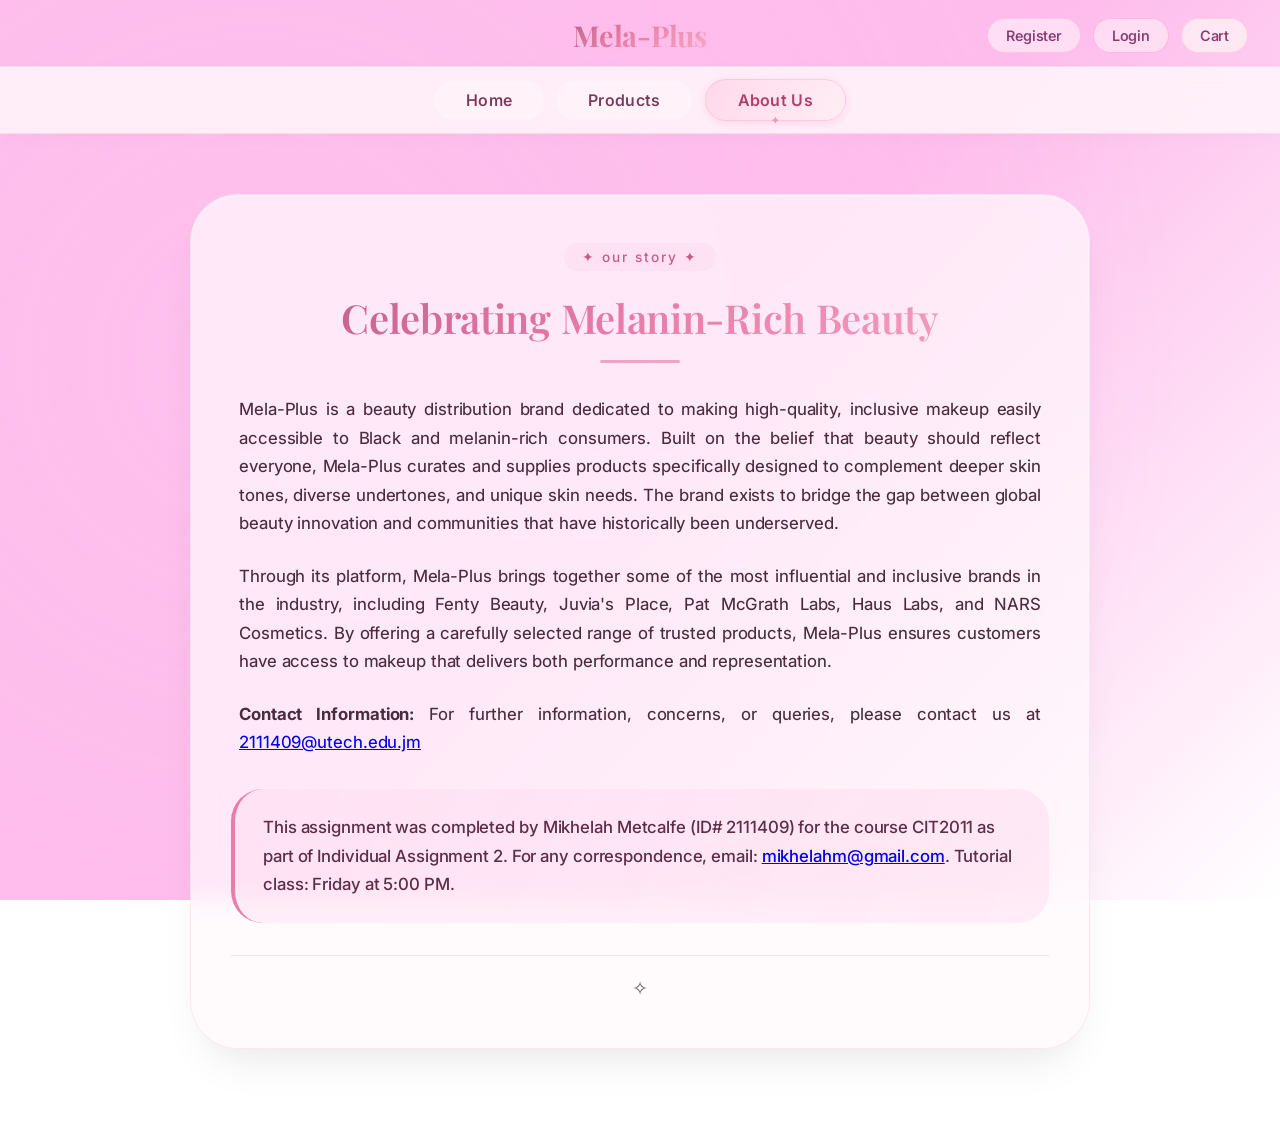
<file: about.html>
<!DOCTYPE html>
<html lang="en">
<head>
    <meta charset="UTF-8">
    <meta name="viewport" content="width=device-width, initial-scale=1.0, user-scalable=yes">
    <title>Mela-Plus — About Us | Mikhelah Metcalfe</title>
    <link rel="stylesheet" href="style.css">
</head>
<body>

    <!-- Top bar: brand centered + action links right-aligned -->
    <div class="top-brand-bar">
        <div class="bar-container">
            <div class="bar-left"></div>
            
            <!-- Centered brand name -->
            <div class="brand-center">
                <h2 class="mela-logo">Mela-Plus</h2>
            </div>
            
            <!-- Right-aligned action links (Cart, Register, Login) -->
            <div class="actions-right">
                <a href="registration.html" class="action-btn register-btn">
                    <span>Register</span>
                </a>
                <a href="login.html" class="action-btn login-btn">
                    <span>Login</span>
                </a>
                <a href="cart.html" class="action-btn cart-btn">
                    <span>Cart</span>
                </a>
            </div>
        </div>
    </div>

    <!-- navigation bar (centered links) -->
    <nav class="navbar-full">
        <div class="nav-inner">
            <ul class="nav-list">
                <li><a href="index.html" class="nav-link">Home</a></li>
                <li><a href="product.html" class="nav-link">Products</a></li>
                <li><a href="about.html" class="nav-link active">About Us</a></li>
            </ul>
        </div>
    </nav>

    <!-- About Us Content Section  -->
    <section class="about-section">
        <div class="about-container">
            <div class="about-header">
                <span class="about-badge">✦ our story ✦</span>
                <h1 class="about-title">Celebrating Melanin-Rich Beauty</h1>
                <div class="title-divider"></div>
            </div>
            
            <div class="about-content">
                <p class="about-paragraph">Mela-Plus is a beauty distribution brand dedicated to making high-quality, inclusive makeup easily accessible to Black and melanin-rich consumers. Built on the belief that beauty should reflect everyone, Mela-Plus curates and supplies products specifically designed to complement deeper skin tones, diverse undertones, and unique skin needs. The brand exists to bridge the gap between global beauty innovation and communities that have historically been underserved.</p>

                <p class="about-paragraph">Through its platform, Mela-Plus brings together some of the most influential and inclusive brands in the industry, including Fenty Beauty, Juvia's Place, Pat McGrath Labs, Haus Labs, and NARS Cosmetics. By offering a carefully selected range of trusted products, Mela-Plus ensures customers have access to makeup that delivers both performance and representation.</p>

                <p class="about-paragraph"><b>Contact Information:</b> For further information, concerns, or queries, please contact us at <a href="mailto:2111409@utech.edu.jm">2111409@utech.edu.jm</a></p>

                <p class="about-paragraph highlight-paragraph">This assignment was completed by Mikhelah Metcalfe (ID# 2111409) for the course CIT2011 as part of Individual Assignment 2. For any correspondence, email: <a href="mailto:mikhelahm@gmail.com">mikhelahm@gmail.com</a>. Tutorial class: Friday at 5:00 PM.</p>
            </div>

            <!-- Decorative brand elements -->
            <div class="about-decor">
                <span class="decor-star">✧</span>
            </div>
        </div>
    </section>
</body>
</html>
</file>
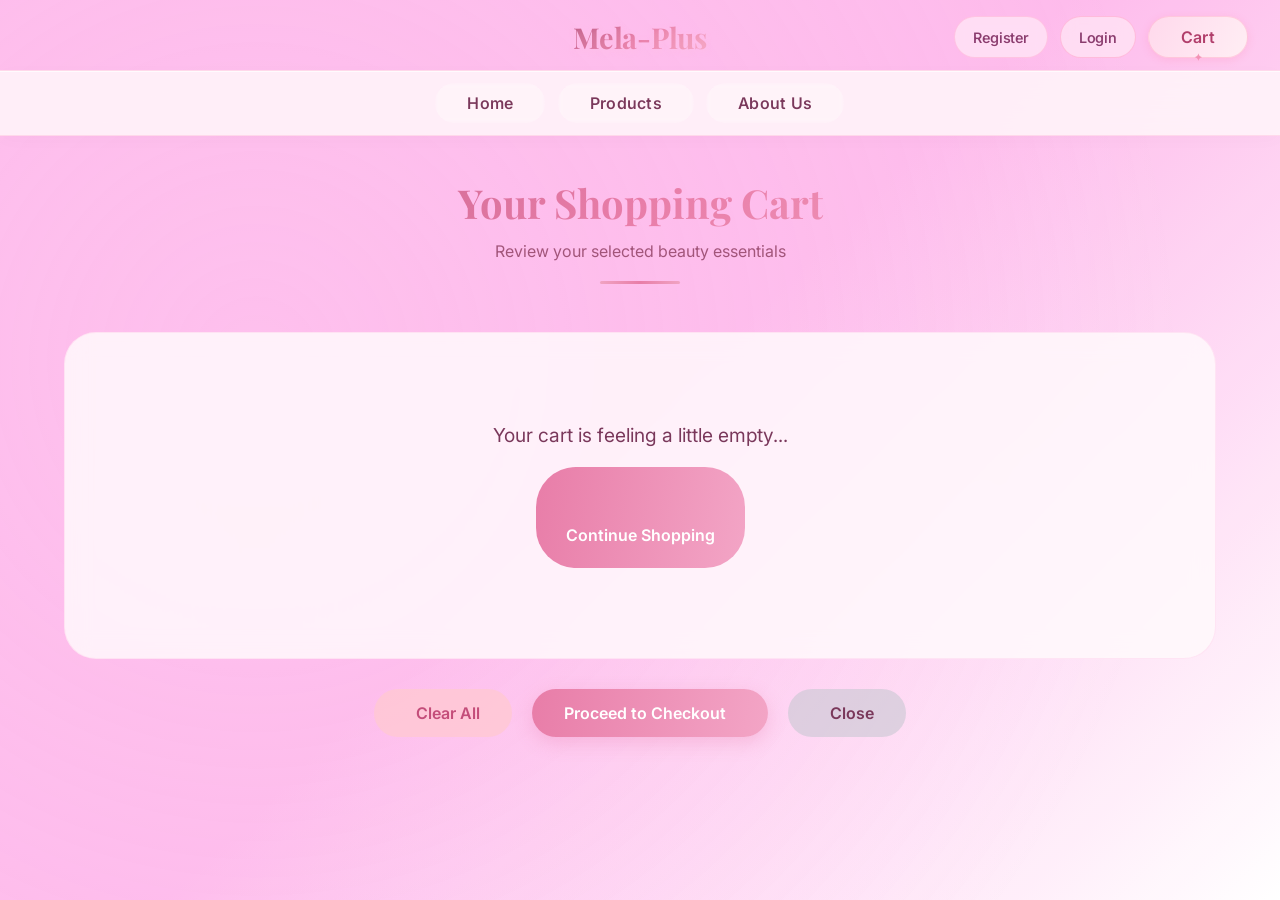
<file: cart.html>
<!DOCTYPE html>
<html lang="en">
<head>
    <meta charset="UTF-8">
    <meta name="viewport" content="width=device-width, initial-scale=1.0, user-scalable=yes">
    <title>Mela-Plus — Your Shopping Cart | Mikhelah Metclafe</title>
    <link rel="stylesheet" href="style.css">
</head>
<body>

    <!-- Top bar: brand centered + action links right-aligned -->
    <div class="top-brand-bar">
        <div class="bar-container">
            <div class="bar-left"></div>
            
            <!-- Centered brand name -->
            <div class="brand-center">
                <h2 class="mela-logo">Mela-Plus</h2>
            </div>
            
            <!-- Right-aligned action links (Cart, Register, Login) -->
            <div class="actions-right">
                <a href="registration.html" class="action-btn register-btn">
                    <span>Register</span>
                </a>
                <a href="login.html" class="action-btn login-btn">
                    <span>Login</span>
                </a>
                <a href="cart.html" class="action-btn cart-btn nav-link active">
                    <span>Cart</span>
                </a>
            </div>
        </div>
    </div>

    <!-- navigation bar (centered links) -->
    <nav class="navbar-full">
        <div class="nav-inner">
            <ul class="nav-list">
                <li><a href="index.html" class="nav-link">Home</a></li>
                <li><a href="product.html" class="nav-link">Products</a></li>
                <li><a href="about.html" class="nav-link">About Us</a></li>
            </ul>
        </div>
    </nav>

    <!-- Cart Main Content -->
    <main class="cart-main">
        <div class="page-header">
            <h1>Your Shopping Cart</h1>
            <p>Review your selected beauty essentials</p>
            <div class="page-divider"></div>
        </div>

        <div class="cart-container" id="cartContainer">
            <!-- Cart items will be dynamically inserted here -->
        </div>

        <div class="cart-actions">
            <button class="btn-clear" id="clearCartBtn">
                <i class="fas fa-trash-alt"></i> Clear All
            </button>
            <button class="btn-checkout" id="checkoutBtn">
                Proceed to Checkout <i class="fas fa-arrow-right"></i>
            </button>
            <button class="btn-close" id="closeBtn">
                <i class="fas fa-times"></i> Close
            </button>
        </div>
    </main>
    <script src="script.js"></script>
</body>
</html>
</file>
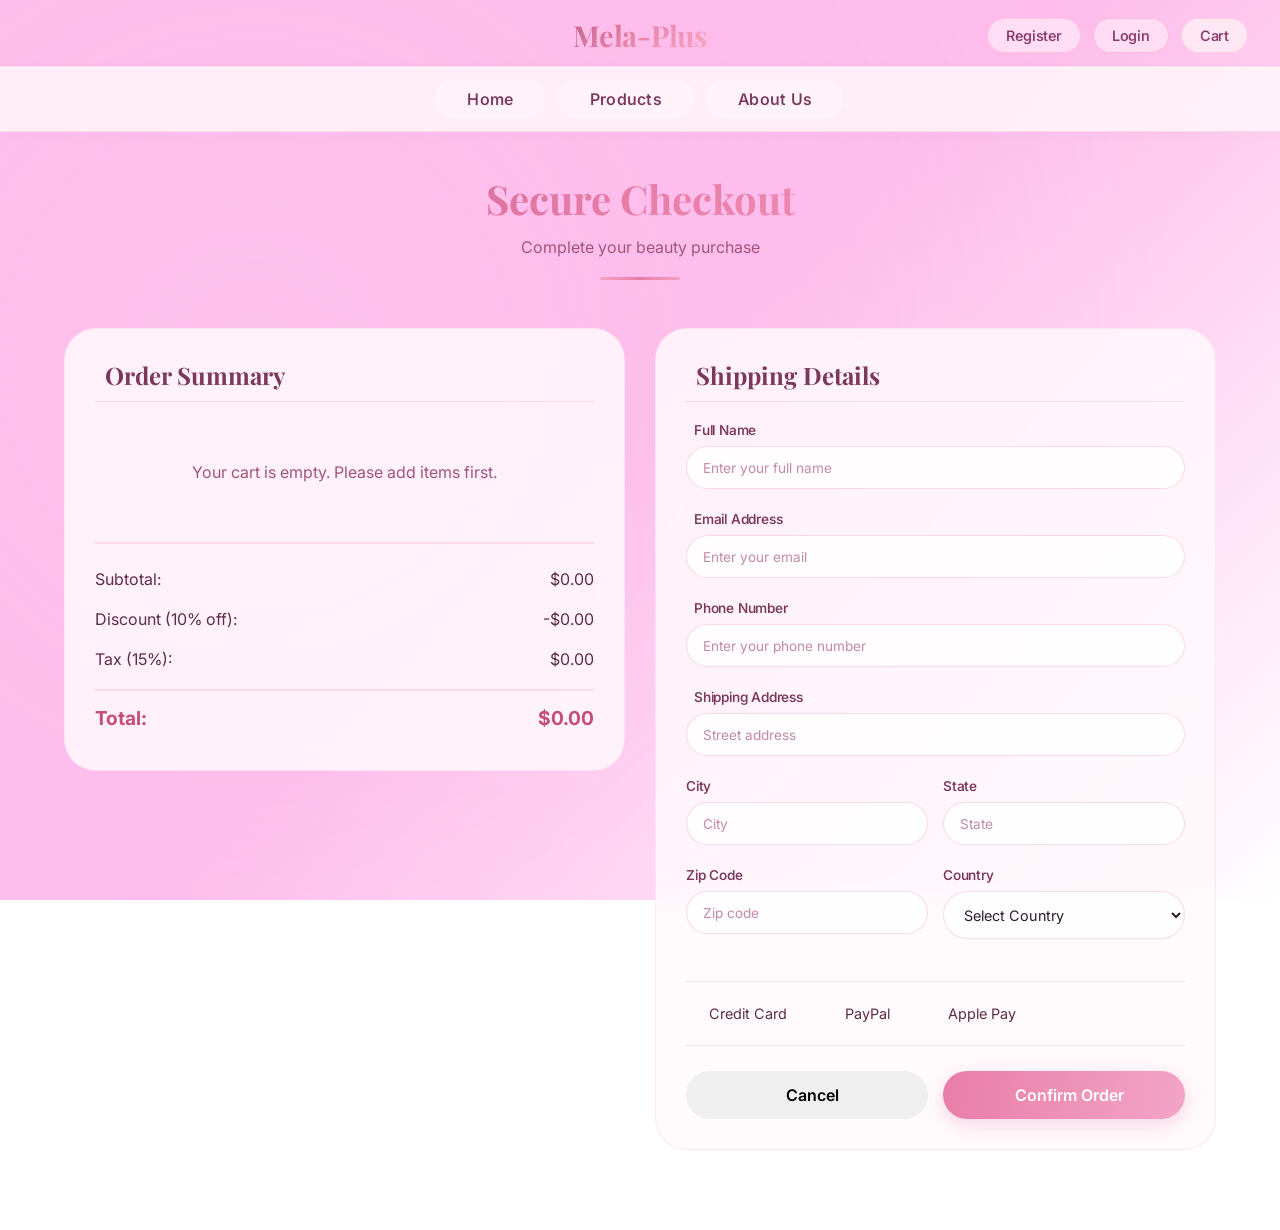
<file: checkout.html>
<!DOCTYPE html>
<html lang="en">
<head>
    <meta charset="UTF-8">
    <meta name="viewport" content="width=device-width, initial-scale=1.0, user-scalable=yes">
    <title>Mela-Plus — Checkout | Mikhelah Metcalfe</title>
    <link rel="stylesheet" href="style.css">
</head>
<body>

   <!-- Top bar: brand centered + action links right-aligned -->
    <div class="top-brand-bar">
        <div class="bar-container">
            <div class="bar-left"></div>
            
            <!-- Centered brand name -->
            <div class="brand-center">
                <h2 class="mela-logo">Mela-Plus</h2>
            </div>
            
            <!-- Right-aligned action links (Cart, Register, Login) -->
            <div class="actions-right">
                <a href="registration.html" class="action-btn register-btn">
                    <span>Register</span>
                </a>
                <a href="login.html" class="action-btn login-btn">
                    <span>Login</span>
                </a>
                <a href="cart.html" class="action-btn cart-btn">
                    <span>Cart</span>
                </a>
            </div>
        </div>
    </div>

    <!-- navigation bar (centered links) -->
    <nav class="navbar-full">
        <div class="nav-inner">
            <ul class="nav-list">
                <li><a href="index.html" class="nav-link">Home</a></li>
                <li><a href="product.html" class="nav-link">Products</a></li>
                <li><a href="about.html" class="nav-link">About Us</a></li>
            </ul>
        </div>
    </nav>

    <!-- Checkout Main Content -->
    <main class="checkout-main">
        <div class="page-header">
            <h1>Secure Checkout</h1>
            <p>Complete your beauty purchase</p>
            <div class="page-divider"></div>
        </div>

        <div class="checkout-container">
            <!-- Order Summary Section -->
            <div class="order-summary">
                <h2><i class="fas fa-receipt"></i> Order Summary</h2>
                <div id="orderItemsList" class="order-items-list"></div>
                <div class="summary-details">
                    <div class="summary-row">
                        <span>Subtotal:</span>
                        <span id="subtotal">$0.00</span>
                    </div>
                    <div class="summary-row">
                        <span>Discount (10% off):</span>
                        <span id="discount">-$0.00</span>
                    </div>
                    <div class="summary-row">
                        <span>Tax (15%):</span>
                        <span id="tax">$0.00</span>
                    </div>
                    <div class="summary-row total">
                        <span>Total:</span>
                        <span id="total">$0.00</span>
                    </div>
                </div>
            </div>

            <!-- Shipping Information Form -->
            <div class="shipping-form">
                <h2><i class="fas fa-truck"></i> Shipping Details</h2>
                <form id="checkoutForm">
                    <div class="form-group">
                        <label><i class="fas fa-user"></i> Full Name</label>
                        <input type="text" id="fullName" placeholder="Enter your full name" required>
                    </div>
                    <div class="form-group">
                        <label><i class="fas fa-envelope"></i> Email Address</label>
                        <input type="email" id="email" placeholder="Enter your email" required>
                    </div>
                    <div class="form-group">
                        <label><i class="fas fa-phone"></i> Phone Number</label>
                        <input type="tel" id="phone" placeholder="Enter your phone number" required>
                    </div>
                    <div class="form-group">
                        <label><i class="fas fa-map-marker-alt"></i> Shipping Address</label>
                        <input type="text" id="address" placeholder="Street address" required>
                    </div>
                    <div class="form-row">
                        <div class="form-group">
                            <label>City</label>
                            <input type="text" id="city" placeholder="City" required>
                        </div>
                        <div class="form-group">
                            <label>State</label>
                            <input type="text" id="state" placeholder="State" required>
                        </div>
                    </div>
                    <div class="form-row">
                        <div class="form-group">
                            <label>Zip Code</label>
                            <input type="text" id="zip" placeholder="Zip code" required>
                        </div>
                        <div class="form-group">
                            <label>Country</label>
                            <select id="country" required>
                                <option value="">Select Country</option>
                                <option value="USA">United States</option>
                                <option value="Canada">Canada</option>
                                <option value="UK">United Kingdom</option>
                                <option value="Jamaica">Jamaica</option>
                            </select>
                        </div>
                    </div>

                    <div class="payment-methods">
                        <label class="payment-option">
                            <input type="radio" name="payment" value="credit-card" checked>
                            <i class="fab fa-cc-visa"></i> Credit Card
                        </label>
                        <label class="payment-option">
                            <input type="radio" name="payment" value="paypal">
                            <i class="fab fa-paypal"></i> PayPal
                        </label>
                        <label class="payment-option">
                            <input type="radio" name="payment" value="apple-pay">
                            <i class="fab fa-apple-pay"></i> Apple Pay
                        </label>
                    </div>
                    
                    <div class="checkout-actions">
                        <button type="button" class="btn-cancel" id="cancelBtn">
                            <i class="fas fa-times"></i> Cancel
                        </button>
                        <button type="submit" class="btn-confirm">
                            <i class="fas fa-check"></i> Confirm Order
                        </button>
                    </div>
                </form>
            </div>
        </div>
    </main>
    <script src="script.js"></script>
</body>
</html>
</file>
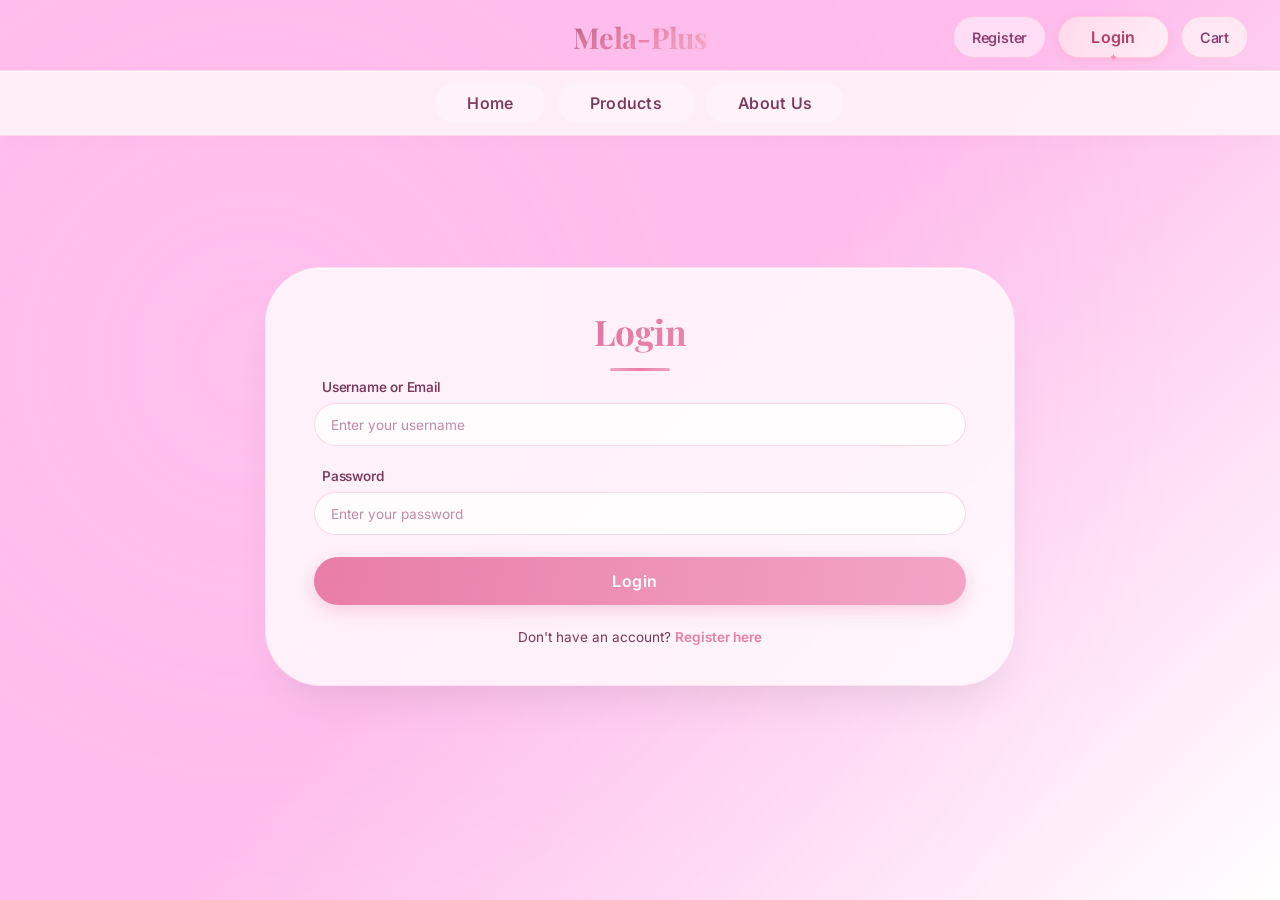
<file: login.html>
<!DOCTYPE html>
<html lang="en">
<head>
    <meta charset="UTF-8">
    <meta name="viewport" content="width=device-width, initial-scale=1.0, user-scalable=yes">
    <title>Mela-Plus — Login | Mikhelah Metcalfe</title>
    <link rel="stylesheet" href="style.css">
</head>
<body>

    <!-- Top bar: brand centered + action links right-aligned -->
    <div class="top-brand-bar">
        <div class="bar-container">
            <div class="bar-left"></div>
            
            <!-- Centered brand name -->
            <div class="brand-center">
                <h2 class="mela-logo">Mela-Plus</h2>
            </div>
            
            <!-- Right-aligned action links (Cart, Register, Login) -->
            <div class="actions-right">
                <a href="registration.html" class="action-btn register-btn">
                    <span>Register</span>
                </a>
                <a href="login.html" class="action-btn login-btn nav-link active">
                    <span>Login</span>
                </a>
                <a href="cart.html" class="action-btn cart-btn">
                    <span>Cart</span>
                </a>
            </div>
        </div>
    </div>

    <!-- navigation bar (centered links) -->
    <nav class="navbar-full">
        <div class="nav-inner">
            <ul class="nav-list">
                <li><a href="index.html" class="nav-link">Home</a></li>
                <li><a href="product.html" class="nav-link">Products</a></li>
                <li><a href="about.html" class="nav-link">About Us</a></li>
            </ul>
        </div>
    </nav>

       <main class="main-content">
            <div class="container">
    <!-- Title section -->
    <div class="title">Login</div>       
            <form id="loginForm">
                <div class="form-group">
                    <label><i class="fas fa-user"></i> Username or Email</label>
                    <input type="text" id="loginUsername" placeholder="Enter your username" required>
                </div>
                <div class="form-group">
                    <label><i class="fas fa-key"></i> Password</label>
                    <input type="password" id="loginPassword" placeholder="Enter your password" required>
                </div>
                <div id="loginError" class="error-message"></div>
                <button type="submit" class="btn-primary">Login <i class="fas fa-arrow-right"></i></button>
                <p class="form-footer">Don't have an account? <a href="registration.html">Register here</a></p>
            </form>
        </div>
    </main>
    <script src="script.js"></script>
    
</body>
</html>
</file>
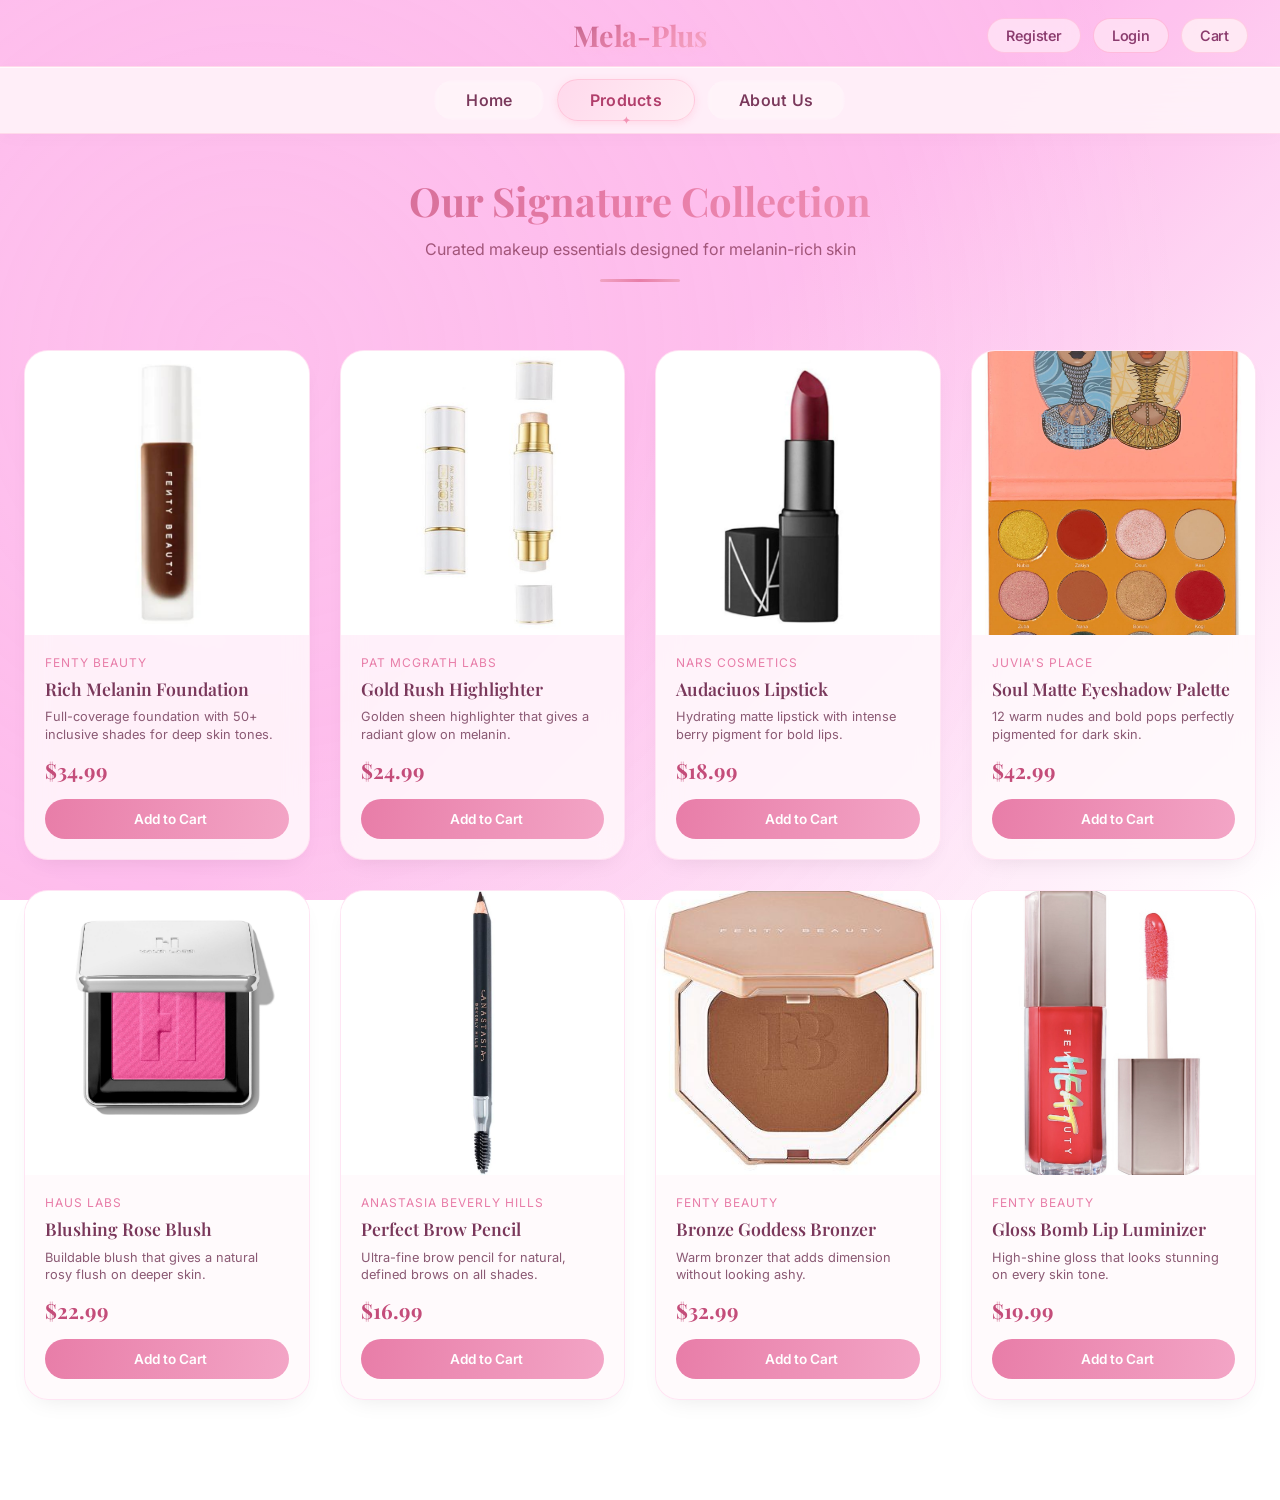
<file: product.html>
<!DOCTYPE html>
<html lang="en">
<head>
    <meta charset="UTF-8">
    <meta name="viewport" content="width=device-width, initial-scale=1.0, user-scalable=yes">
    <title>Mela-Plus — Products | Mikhelah Metcalfe</title>
    <link rel="stylesheet" href="style.css">
</head>
<body>

     <!-- Top bar: brand centered + action links right-aligned -->
    <div class="top-brand-bar">
        <div class="bar-container">
            <div class="bar-left"></div>
            
            <!-- Centered brand name -->
            <div class="brand-center">
                <h2 class="mela-logo">Mela-Plus</h2>
            </div>
            
            <!-- Right-aligned action links (Cart, Register, Login) -->
            <div class="actions-right">
                <a href="registration.html" class="action-btn register-btn">
                    <span>Register</span>
                </a>
                <a href="login.html" class="action-btn login-btn">
                    <span>Login</span>
                </a>
                <a href="cart.html" class="action-btn cart-btn">
                    <span>Cart</span>
                </a>
            </div>
        </div>
    </div>

    <!-- navigation bar (centered links) -->
    <nav class="navbar-full">
        <div class="nav-inner">
            <ul class="nav-list">
                <li><a href="index.html" class="nav-link">Home</a></li>
                <li><a href="product.html" class="nav-link active">Products</a></li>
                <li><a href="about.html" class="nav-link">About Us</a></li>
            </ul>
        </div>
    </nav>

    <!-- Products Main Content -->
    <main class="products-main">
        <div class="page-header">
            <h1>Our Signature Collection</h1>
            <p>Curated makeup essentials designed for melanin-rich skin</p>
            <div class="page-divider"></div>
        </div>
        
        <div class="products-grid" id="productsGrid"></div>
    </main>
    <script src="script.js"></script>
</body>
</html>














</body>
</html>
</file>
<file: style.css>
/* ==============================================
   STYLE.CSS - MELA-PLUS Makeup Page
   ============================================== */

@import url('https://fonts.googleapis.com/css2?family=Inter:opsz,wght@14..32,300;14..32,400;14..32,500;14..32,600;14..32,700&family=Playfair+Display:ital,wght@0,400;0,500;0,600;0,700;1,400&display=swap');

/* ---------- RESET & BASE ---------- */
* {
    margin: 0;
    padding: 0;
    box-sizing: border-box;
}

body {
    background: linear-gradient(135deg, #feb4ea 49%, #ffffff 100%);
    background-attachment: fixed;
    min-height: 100vh;
    font-family: 'Inter', system-ui, -apple-system, 'Segoe UI', Roboto, 'Helvetica Neue', sans-serif;
    color: #2d1b2e;
    position: relative;
    overflow-x: hidden;
}

body::before {
    content: '';
    position: fixed;
    top: 0;
    left: 0;
    width: 100%;
    height: 100%;
    background: radial-gradient(circle at 20% 40%, rgba(255, 220, 245, 0.3) 0%, rgba(255, 255, 255, 0.1) 80%);
    pointer-events: none;
    z-index: 0;
}

/* ========== TOP BRAND BAR (Centered Logo + Right Actions) ========== */
.top-brand-bar {
    position: relative;
    width: 100%;
    padding: 16px 32px 12px 32px;
    z-index: 100;
    background: transparent;
}

.bar-container {
    display: flex;
    align-items: center;
    justify-content: space-between;
    width: 100%;
    gap: 20px;
}

.bar-left {
    flex: 1;
}

.brand-center {
    flex-shrink: 0;
    text-align: center;
}

.mela-logo {
    font-family: 'Playfair Display', serif;
    font-size: 1.8rem;
    font-weight: 700;
    letter-spacing: -0.3px;
    background: linear-gradient(135deg, #bc5a84, #e87da8, #f5a5c4);
    -webkit-background-clip: text;
    background-clip: text;
    color: transparent;
    margin: 0;
    text-shadow: 0 2px 6px rgba(255, 200, 220, 0.25);
    white-space: nowrap;
}

.actions-right {
    flex: 1;
    display: flex;
    justify-content: flex-end;
    gap: 12px;
}

.action-btn {
    display: inline-flex;
    align-items: center;
    gap: 8px;
    text-decoration: none;
    font-weight: 550;
    font-size: 0.9rem;
    letter-spacing: -0.2px;
    padding: 8px 18px;
    border-radius: 50px;
    transition: all 0.25s cubic-bezier(0.2, 0.9, 0.4, 1.2);
    background: rgba(255, 245, 250, 0.75);
    backdrop-filter: blur(8px);
    color: #8b3c6e;
    font-family: 'Inter', sans-serif;
    border: 1px solid rgba(255, 200, 230, 0.5);
}

.action-icon {
    font-size: 1.15rem;
    filter: drop-shadow(0 1px 1px rgba(0,0,0,0.02));
    transition: transform 0.2s ease;
}

/* Button specific styles */
.cart-btn { background: rgba(255, 240, 245, 0.8); border-color: rgba(255, 180, 210, 0.5); }
.cart-btn:hover { background: #ffe4f0; border-color: #f7a1c4; transform: translateY(-2px); color: #c44d7a; }
.cart-btn:hover .action-icon { transform: scale(1.05); }

.register-btn { background: rgba(255, 235, 248, 0.7); border-color: rgba(255, 170, 210, 0.5); }
.register-btn:hover { background: #ffd9ec; border-color: #f5a3c5; transform: translateY(-2px); color: #bf4a77; }
.register-btn:hover .action-icon { transform: scale(1.05); }

.login-btn { background: rgba(255, 230, 245, 0.75); border-color: rgba(255, 160, 200, 0.55); }
.login-btn:hover { background: #ffcce4; border-color: #f095bb; transform: translateY(-2px); color: #b23f6b; }
.login-btn:hover .action-icon { transform: scale(1.05); }

.action-btn:active { transform: scale(0.96); }

.active-action {
    background: linear-gradient(120deg, #ffd9ec, #ffeef4) !important;
    color: #b13e6b !important;
    box-shadow: 0 2px 8px rgba(255, 120, 160, 0.2);
    border: 1px solid rgba(255, 160, 190, 0.6) !important;
}

/* ========== NAVIGATION BAR ========== */
.navbar-full {
    position: sticky;
    top: 0;
    width: 100%;
    background: rgba(255, 245, 250, 0.88);
    backdrop-filter: blur(16px);
    -webkit-backdrop-filter: blur(16px);
    border-top: 1px solid rgba(255, 200, 225, 0.6);
    border-bottom: 1px solid rgba(255, 200, 225, 0.6);
    z-index: 99;
    margin-top: 0;
    box-shadow: 0 4px 18px rgba(0, 0, 0, 0.02), inset 0 1px 0 rgba(255, 255, 255, 0.7);
}

.nav-inner {
    max-width: 1200px;
    margin: 0 auto;
    padding: 0 24px;
    display: flex;
    justify-content: center;
    align-items: center;
}

.nav-list {
    display: flex;
    justify-content: center;
    align-items: center;
    list-style: none;
    gap: 12px;
    padding: 12px 0;
    margin: 0;
}

.nav-list li { position: relative; }

.nav-link {
    display: inline-block;
    text-decoration: none;
    font-weight: 560;
    font-size: 1rem;
    letter-spacing: 0.3px;
    padding: 10px 32px;
    border-radius: 60px;
    transition: all 0.25s ease;
    color: #7a385b;
    background: transparent;
    font-family: 'Inter', sans-serif;
    position: relative;
    backdrop-filter: blur(2px);
}

.nav-link.active {
    background: linear-gradient(120deg, #ffd9ec, #ffeef4);
    color: #b13e6b;
    box-shadow: 0 2px 8px rgba(255, 120, 160, 0.2);
    font-weight: 600;
    border: 1px solid rgba(255, 160, 190, 0.4);
}

.nav-link.active::after {
    content: '✦';
    position: absolute;
    bottom: -6px;
    left: 50%;
    transform: translateX(-50%);
    font-size: 10px;
    color: #f28cb0;
    opacity: 0.9;
}

.nav-link:hover:not(.active) {
    background: rgba(255, 210, 235, 0.5);
    color: #a53a66;
    transform: translateY(-2px);
}

.nav-link:not(.active)::before {
    content: '';
    position: absolute;
    bottom: 6px;
    left: 32px;
    right: 32px;
    height: 2px;
    background: linear-gradient(90deg, transparent, #f5a7c5, transparent);
    border-radius: 4px;
    opacity: 0;
    transition: opacity 0.25s ease;
}

.nav-link:not(.active):hover::before { opacity: 0.6; }



/* ========== HERO SECTION ========== */
.hero-section {
    min-height: 50vh;
    display: flex;
    align-items: center;
    justify-content: center;
    text-align: center;
    padding: 60px 24px 80px;
    position: relative;
    z-index: 2;
}

.hero-content {
    max-width: 780px;
    background: rgba(255, 250, 252, 0.65);
    backdrop-filter: blur(12px);
    border-radius: 72px;
    padding: 3rem 2.5rem;
    border: 1px solid rgba(255, 220, 240, 0.7);
    box-shadow: 0 25px 45px -18px rgba(0, 0, 0, 0.1), inset 0 1px 2px rgba(255, 255, 255, 0.8);
    transition: all 0.35s ease;
}

.hero-content:hover {
    background: rgba(255, 250, 252, 0.8);
    transform: scale(1.01);
    border-color: rgba(255, 180, 210, 0.6);
}

.brand-tagline {
    font-size: 1.3rem;
    font-weight: 450;
    color: #6f3e5a;
    margin-bottom: 1rem;
    letter-spacing: -0.2px;
    line-height: 1.6;
}

.glow-text {
    background: linear-gradient(120deg, #e06a96, #ff99c2);
    -webkit-background-clip: text;
    background-clip: text;
    color: transparent;
    font-weight: 600;
    display: inline-block;
}

.brand-description {
    font-size: 0.95rem;
    font-weight: 450;
    color: #a2557a;
    letter-spacing: 1px;
    text-transform: uppercase;
    margin: 1rem 0 1.8rem;
    word-spacing: 2px;
}

.cta-button {
    display: inline-block;
    background: linear-gradient(100deg, #e87da8, #f3a5c6);
    padding: 14px 38px;
    border-radius: 60px;
    text-decoration: none;
    color: white;
    font-weight: 600;
    font-size: 1rem;
    letter-spacing: 0.5px;
    box-shadow: 0 6px 18px rgba(232, 125, 168, 0.3);
    transition: all 0.25s ease;
    border: 1px solid rgba(255, 255, 255, 0.3);
    font-family: 'Inter', sans-serif;
}

.cta-button:hover {
    transform: translateY(-3px);
    background: linear-gradient(100deg, #d86a96, #ec90b5);
    box-shadow: 0 12px 24px rgba(232, 125, 168, 0.4);
}


/* ========== PAGE HEADER ========== */
.page-header {
    text-align: center;
    margin-bottom: 48px;
}

.page-header h1 {
    font-family: 'Playfair Display', serif;
    font-size: 2.5rem;
    font-weight: 700;
    background: linear-gradient(135deg, #bc5a84, #e87da8, #f5a5c4);
    -webkit-background-clip: text;
    background-clip: text;
    color: transparent;
    margin-bottom: 12px;
}

.page-header p {
    font-family: 'Inter', sans-serif;
    font-size: 1rem;
    color: #a2557a;
    max-width: 600px;
    margin: 0 auto;
}

.page-divider {
    width: 80px;
    height: 3px;
    background: linear-gradient(90deg, #f0a3c2, #e87da8, #f0a3c2);
    margin: 20px auto 0;
    border-radius: 3px;
}

/* ========== ABOUT SECTION ========== */
.about-section {
    padding: 60px 24px 80px;
    position: relative;
    z-index: 2;
}

.about-container {
    max-width: 900px;
    margin: 0 auto;
    background: rgba(255, 250, 252, 0.7);
    backdrop-filter: blur(12px);
    border-radius: 48px;
    padding: 48px 40px;
    border: 1px solid rgba(255, 220, 240, 0.7);
    box-shadow: 0 25px 45px -18px rgba(0, 0, 0, 0.1), inset 0 1px 2px rgba(255, 255, 255, 0.8);
    transition: all 0.35s ease;
}

.about-container:hover {
    background: rgba(255, 250, 252, 0.85);
    transform: scale(1.01);
    border-color: rgba(255, 180, 210, 0.6);
}

.about-header { text-align: center; margin-bottom: 32px; }
.about-badge {
    display: inline-block;
    font-size: 0.85rem;
    font-weight: 500;
    letter-spacing: 2px;
    color: #c95a86;
    background: rgba(255, 220, 240, 0.6);
    padding: 6px 18px;
    border-radius: 50px;
    margin-bottom: 20px;
    font-family: 'Inter', sans-serif;
}

.about-title {
    font-family: 'Playfair Display', serif;
    font-size: 2.5rem;
    font-weight: 600;
    background: linear-gradient(135deg, #bc5a84, #e87da8, #f5a5c4);
    -webkit-background-clip: text;
    background-clip: text;
    color: transparent;
    margin-bottom: 16px;
    letter-spacing: -0.3px;
}

.title-divider {
    width: 80px;
    height: 3px;
    background: linear-gradient(90deg, #f0a3c2, #f7a1c4, #f0a3c2);
    margin: 0 auto;
    border-radius: 3px;
}

.about-content { display: flex; flex-direction: column; gap: 24px; }
.about-paragraph {
    font-family: 'Inter', sans-serif;
    font-size: 1.05rem;
    line-height: 1.7;
    color: #4a2c3e;
    font-weight: 450;
    text-align: justify;
    letter-spacing: -0.1px;
    margin: 0;
    padding: 0 8px;
}

.highlight-paragraph {
    background: linear-gradient(120deg, rgba(255, 220, 240, 0.4), rgba(255, 200, 230, 0.3));
    padding: 24px 28px;
    border-radius: 32px;
    border-left: 4px solid #e87da8;
    font-weight: 500;
    color: #5c2e48;
    margin-top: 8px;
    text-align: left;
}

.about-decor {
    display: flex;
    justify-content: center;
    gap: 24px;
    margin-top: 32px;
    padding-top: 20px;
    border-top: 1px solid rgba(240, 163, 194, 0.3);
}

.decor-star {
    font-size: 1.3rem;
    opacity: 0.7;
    animation: gentleFloat 3s infinite ease-in-out;
}

.decor-star { animation-delay: 1s; font-size: 1.2rem; }

@keyframes gentleFloat {
    0%, 100% { transform: translateY(0px); }
    50% { transform: translateY(-5px); }
}

/* ========== REGISTRATION PAGE ========== */
.container {
    max-width: 750px;
    width: 100%;
    margin: 40px auto;
    background: rgba(255, 250, 252, 0.85);
    backdrop-filter: blur(16px);
    padding: 40px 48px;
    border-radius: 56px;
    border: 1px solid rgba(255, 220, 240, 0.7);
    box-shadow: 0 25px 45px -18px rgba(0, 0, 0, 0.1), inset 0 1px 2px rgba(255, 255, 255, 0.8);
    transition: all 0.35s ease;
    animation: fadeInUp 0.5s ease-out;
}

.container:hover {
    background: rgba(255, 250, 252, 0.92);
    transform: scale(1.01);
    border-color: rgba(255, 180, 210, 0.6);
}

.container .title {
    font-family: 'Playfair Display', serif;
    font-size: 2.2rem;
    font-weight: 700;
    text-align: center;
    background: linear-gradient(135deg, #bc5a84, #e87da8, #f5a5c4);
    -webkit-background-clip: text;
    background-clip: text;
    color: transparent;
    margin-bottom: 8px;
    letter-spacing: -0.3px;
    position: relative;
    padding-bottom: 16px;
}

.container .title::before {
    content: "";
    position: absolute;
    left: 50%;
    transform: translateX(-50%);
    bottom: 0;
    height: 3px;
    width: 60px;
    border-radius: 3px;
    background: linear-gradient(90deg, #f0a3c2, #e87da8, #f0a3c2);
}

.content form .user-details {
    display: flex;
    flex-wrap: wrap;
    justify-content: space-between;
    margin: 28px 0 12px;
    gap: 20px;
}

form .user-details .input-box {
    margin-bottom: 8px;
    width: calc(100% / 2 - 10px);
    flex: 1 1 calc(50% - 10px);
    min-width: 200px;
}

form .input-box span.details {
    display: block;
    font-family: 'Inter', sans-serif;
    font-weight: 550;
    font-size: 0.85rem;
    color: #7a385b;
    margin-bottom: 8px;
    letter-spacing: -0.2px;
}

.user-details .input-box input {
    height: 48px;
    width: 100%;
    outline: none;
    font-size: 0.9rem;
    font-family: 'Inter', sans-serif;
    border-radius: 28px;
    padding: 0 18px;
    border: 1.5px solid rgba(240, 163, 194, 0.4);
    background: rgba(255, 255, 255, 0.8);
    transition: all 0.3s ease;
    color: #2d1b2e;
}

.user-details .input-box input:focus {
    border-color: #e87da8;
    background: white;
    box-shadow: 0 0 0 3px rgba(232, 125, 168, 0.1);
}

.user-details .input-box input::placeholder { color: #c28aa8; font-weight: 400; font-size: 0.85rem; }

form .gender-details {
    margin: 24px 0 20px;
    padding: 20px 0 8px;
    border-top: 1px solid rgba(240, 163, 194, 0.3);
}

form .gender-details .gender-title {
    font-family: 'Inter', sans-serif;
    font-size: 0.95rem;
    font-weight: 600;
    color: #7a385b;
    margin-bottom: 16px;
    display: block;
}

form .category {
    display: flex;
    width: 100%;
    margin: 14px 0;
    gap: 32px;
    flex-wrap: wrap;
}

form .category label {
    display: flex;
    align-items: center;
    cursor: pointer;
    font-family: 'Inter', sans-serif;
    font-size: 0.9rem;
    color: #5c2e48;
    transition: all 0.2s ease;
    gap: 8px;
}

form .category label:hover { color: #c44d7a; transform: translateX(2px); }

/* Radio button checked state */
#dot-1:checked ~ .category label .one,
#dot-2:checked ~ .category label .two,
#dot-3:checked ~ .category label .three,
input[type="radio"]:checked + .dot {
  background: #e87da8 !important;
  border-color: #e87da8 !important;
  box-shadow: inset 0 0 0 3px white;
}

form .category label .dot {
    height: 18px;
    width: 18px;
    border-radius: 50%;
    background: white;
    border: 2px solid #f0a3c2;
    transition: all 0.3s ease;
    display: inline-block;
}

input[type="radio"]:checked + .dot {
    background: #e87da8 !important;
    border-color: #e87da8 !important;
    box-shadow: inset 0 0 0 3px white;
}

form input[type="radio"] { display: none; }

form .button {
    height: auto;
    margin: 32px 0 12px;
    text-align: center;
}

form .button input {
    height: 52px;
    width: auto;
    min-width: 240px;
    border-radius: 60px;
    border: none;
    color: white;
    font-size: 1rem;
    font-weight: 600;
    letter-spacing: 0.5px;
    cursor: pointer;
    transition: all 0.3s ease;
    background: linear-gradient(100deg, #e87da8, #f3a5c6);
    padding: 0 32px;
    font-family: 'Inter', sans-serif;
    box-shadow: 0 6px 18px rgba(232, 125, 168, 0.3);
}

form .button input:hover {
    background: linear-gradient(100deg, #d86a96, #ec90b5);
    transform: translateY(-3px);
    box-shadow: 0 12px 24px rgba(232, 125, 168, 0.4);
}

form .button input:active { transform: translateY(0); }

/* ========== LOGIN PAGE ========== */
.main-content {
    display: flex;
    justify-content: center;
    align-items: center;
    min-height: calc(100vh - 180px);
    padding: 40px 24px 80px;
    position: relative;
    z-index: 2;
}

.form-container {
    max-width: 500px;
    width: 100%;
    background: rgba(255, 250, 252, 0.85);
    backdrop-filter: blur(16px);
    border-radius: 48px;
    padding: 40px 42px;
    border: 1px solid rgba(255, 220, 240, 0.7);
    box-shadow: 0 25px 45px -18px rgba(0, 0, 0, 0.1), inset 0 1px 2px rgba(255, 255, 255, 0.8);
    transition: all 0.35s ease;
    animation: fadeInUp 0.5s ease-out;
}

.form-container:hover {
    background: rgba(255, 250, 252, 0.92);
    transform: scale(1.01);
    border-color: rgba(255, 180, 210, 0.6);
}

.form-header { text-align: center; margin-bottom: 32px; }
.form-header i {
    font-size: 2.5rem;
    color: #e87da8;
    margin-bottom: 12px;
    display: inline-block;
    animation: gentlePulse 2s infinite ease-in-out;
}

.form-header h2 {
    font-family: 'Playfair Display', serif;
    font-size: 1.8rem;
    font-weight: 600;
    background: linear-gradient(135deg, #bc5a84, #e87da8, #f5a5c4);
    -webkit-background-clip: text;
    background-clip: text;
    color: transparent;
    margin-bottom: 8px;
}

.form-header p { font-family: 'Inter', sans-serif; font-size: 0.85rem; color: #a2557a; }

.form-group { margin-bottom: 22px; }
.form-group label {
    display: block;
    font-family: 'Inter', sans-serif;
    font-weight: 550;
    font-size: 0.85rem;
    color: #7a385b;
    margin-bottom: 8px;
    letter-spacing: -0.2px;
}

.form-group label i { margin-right: 8px; color: #e87da8; font-size: 0.85rem; }

.form-group input {
    width: 100%;
    padding: 14px 18px;
    border-radius: 40px;
    border: 1.5px solid rgba(240, 163, 194, 0.4);
    background: rgba(255, 255, 255, 0.8);
    font-family: 'Inter', sans-serif;
    font-size: 0.95rem;
    transition: all 0.25s ease;
    outline: none;
    color: #2d1b2e;
}

.form-group input:focus {
    border-color: #e87da8;
    background: white;
    box-shadow: 0 0 0 3px rgba(232, 125, 168, 0.1);
}

.form-group input::placeholder { color: #c28aa8; font-weight: 400; font-size: 0.85rem; }

.error-message {
    font-family: 'Inter', sans-serif;
    font-size: 0.8rem;
    margin: 8px 0 12px;
    text-align: center;
    display: none;
}

.btn-primary {
    width: 100%;
    background: linear-gradient(100deg, #e87da8, #f3a5c6);
    padding: 14px 28px;
    border-radius: 60px;
    border: none;
    color: white;
    font-weight: 600;
    font-size: 1rem;
    letter-spacing: 0.5px;
    cursor: pointer;
    transition: all 0.25s ease;
    font-family: 'Inter', sans-serif;
    box-shadow: 0 6px 18px rgba(232, 125, 168, 0.3);
    display: flex;
    align-items: center;
    justify-content: center;
    gap: 10px;
}

.btn-primary:hover {
    transform: translateY(-3px);
    background: linear-gradient(100deg, #d86a96, #ec90b5);
    box-shadow: 0 12px 24px rgba(232, 125, 168, 0.4);
}

.btn-primary:active { transform: translateY(0); }
.btn-primary i { transition: transform 0.2s ease; }
.btn-primary:hover i { transform: translateX(4px); }

.form-footer {
    text-align: center;
    margin-top: 24px;
    font-family: 'Inter', sans-serif;
    font-size: 0.85rem;
    color: #7a385b;
}

.form-footer a {
    color: #e87da8;
    text-decoration: none;
    font-weight: 600;
    transition: all 0.2s ease;
}

.form-footer a:hover { color: #c44d7a; text-decoration: underline; }
.form-footer a i { font-size: 0.7rem; margin-left: 4px; }

/* ========== PRODUCTS PAGE ========== */
.products-main {
    padding: 40px 24px 80px;
    position: relative;
    z-index: 2;
    max-width: 1400px;
    margin: 0 auto;
}

.products-grid {
    display: grid;
    grid-template-columns: repeat(4, 1fr);
    gap: 30px;
    padding: 20px 0;
}

.product-card {
    background: rgba(255, 250, 252, 0.85);
    backdrop-filter: blur(12px);
    border-radius: 24px;
    overflow: hidden;
    border: 1px solid rgba(255, 220, 240, 0.7);
    transition: all 0.35s ease;
    box-shadow: 0 10px 25px -12px rgba(0, 0, 0, 0.1);
}

.product-card:hover {
    transform: translateY(-8px);
    background: rgba(255, 250, 252, 0.95);
    border-color: rgba(255, 180, 210, 0.6);
    box-shadow: 0 20px 35px -15px rgba(0, 0, 0, 0.15);
}

.product-img {
    width: 100%;
    aspect-ratio: 1 / 1;
    overflow: hidden;
    background: linear-gradient(135deg, #ffe4f0, #ffd9ec);
}

.product-img img {
    width: 100%;
    height: 100%;
    object-fit: cover;
    transition: transform 0.5s ease;
}

.product-card:hover .product-img img { transform: scale(1.05); }

.product-info { padding: 20px; }
.product-brand {
    font-family: 'Inter', sans-serif;
    font-size: 0.75rem;
    color: #e87da8;
    text-transform: uppercase;
    letter-spacing: 1px;
    margin-bottom: 8px;
    display: block;
}

.product-info h3 {
    font-family: 'Playfair Display', serif;
    font-size: 1.1rem;
    font-weight: 600;
    color: #7a385b;
    margin-bottom: 8px;
    line-height: 1.3;
}

.product-info p {
    font-family: 'Inter', sans-serif;
    font-size: 0.8rem;
    color: #8b5a74;
    line-height: 1.4;
    margin-bottom: 12px;
}

.price {
    font-family: 'Playfair Display', serif;
    font-size: 1.3rem;
    font-weight: 700;
    color: #c44d7a;
    margin-bottom: 15px;
}

.btn-add {
    width: 100%;
    background: linear-gradient(100deg, #e87da8, #f3a5c6);
    padding: 12px 20px;
    border-radius: 40px;
    border: none;
    color: white;
    font-weight: 600;
    font-size: 0.85rem;
    cursor: pointer;
    transition: all 0.25s ease;
    font-family: 'Inter', sans-serif;
    display: flex;
    align-items: center;
    justify-content: center;
    gap: 8px;
}

.btn-add:hover {
    transform: translateY(-2px);
    background: linear-gradient(100deg, #d86a96, #ec90b5);
    box-shadow: 0 6px 15px rgba(232, 125, 168, 0.3);
}

.btn-add:active { transform: translateY(0); }
.btn-add i { font-size: 0.9rem; }

/* ========== GALLERY SECTION ========== */
.gallery-section {
    width: 100%;
    padding: 40px 0 60px;
    background: linear-gradient(135deg, rgba(254, 180, 234, 0.1), rgba(255, 255, 255, 0.3));
    position: relative;
    z-index: 2;
}

.gallery-header { text-align: center; margin-bottom: 40px; padding: 0 20px; }
.gallery-header h2 {
    font-family: 'Playfair Display', serif;
    font-size: 2.5rem;
    font-weight: 700;
    background: linear-gradient(135deg, #bc5a84, #e87da8, #f5a5c4);
    -webkit-background-clip: text;
    background-clip: text;
    color: transparent;
    margin-bottom: 12px;
    letter-spacing: -0.3px;
}

.gallery-header p { font-family: 'Inter', sans-serif; font-size: 1rem; color: #a2557a; max-width: 600px; margin: 0 auto; }
.gallery-divider {
    width: 80px;
    height: 3px;
    background: linear-gradient(90deg, #f0a3c2, #e87da8, #f0a3c2);
    margin: 20px auto 0;
    border-radius: 3px;
}

.gallery-grid {
    display: grid;
    grid-template-columns: repeat(auto-fit, minmax(280px, 1fr));
    gap: 0;
    width: 100%;
    margin: 0;
    padding: 0;
}

.gallery-item {
    position: relative;
    overflow: hidden;
    aspect-ratio: 1 / 1;
    cursor: pointer;
    transition: all 0.4s ease;
}

.gallery-item:nth-child(1) { background: #ffe4f0; }
.gallery-item:nth-child(2) { background: #ffd9ec; }
.gallery-item:nth-child(3) { background: #ffcce4; }
.gallery-item:nth-child(4) { background: #ffeef4; }
.gallery-item:nth-child(5) { background: #fff0f5; }

.gallery-item img {
    width: 100%;
    height: 100%;
    object-fit: cover;
    transition: transform 0.5s ease;
    display: block;
}

.gallery-item:hover img { transform: scale(1.08); }

.gallery-overlay {
    position: absolute;
    bottom: 0;
    left: 0;
    right: 0;
    background: linear-gradient(to top, rgba(0, 0, 0, 0.7), transparent);
    padding: 20px;
    transform: translateY(100%);
    transition: transform 0.4s ease;
}

.gallery-item:hover .gallery-overlay { transform: translateY(0); }
.gallery-overlay h3 { font-family: 'Playfair Display', serif; font-size: 1.2rem; font-weight: 600; color: white; margin-bottom: 5px; }

/* ========== CART PAGE ========== */
.cart-main {
    padding: 40px 24px 80px;
    position: relative;
    z-index: 2;
    max-width: 1200px;
    margin: 0 auto;
}

.cart-container {
    background: rgba(255, 250, 252, 0.85);
    backdrop-filter: blur(12px);
    border-radius: 32px;
    padding: 30px;
    margin-bottom: 30px;
    border: 1px solid rgba(255, 220, 240, 0.7);
}

.empty-cart { text-align: center; padding: 60px 20px; }
.empty-cart i { font-size: 4rem; color: #f0a3c2; margin-bottom: 20px; }
.empty-cart p { font-family: 'Inter', sans-serif; font-size: 1.2rem; color: #7a385b; margin-bottom: 20px; }
.empty-cart .btn-shop {
    background: linear-gradient(100deg, #e87da8, #f3a5c6);
    padding: 12px 30px;
    border-radius: 40px;
    text-decoration: none;
    color: white;
    font-weight: 600;
    display: inline-block;
    transition: all 0.25s ease;
}

.empty-cart .btn-shop:hover { transform: translateY(-2px); box-shadow: 0 6px 15px rgba(232, 125, 168, 0.3); }

.cart-table { width: 100%; border-collapse: collapse; }
.cart-table th {
    font-family: 'Inter', sans-serif;
    font-weight: 600;
    color: #7a385b;
    padding: 15px 10px;
    text-align: left;
    border-bottom: 2px solid rgba(240, 163, 194, 0.3);
}

.cart-table td {
    padding: 20px 10px;
    border-bottom: 1px solid rgba(240, 163, 194, 0.2);
    vertical-align: middle;
}

.cart-product { display: flex; align-items: center; gap: 15px; }
.cart-product-img { width: 70px; height: 70px; border-radius: 12px; object-fit: cover; background: #ffe4f0; }
.cart-product-info h4 { font-family: 'Playfair Display', serif; font-size: 1rem; color: #5c2e48; margin-bottom: 4px; }
.cart-product-info p { font-family: 'Inter', sans-serif; font-size: 0.75rem; color: #e87da8; }

.cart-quantity { display: flex; align-items: center; gap: 10px; }
.quantity-btn {
    width: 30px;
    height: 30px;
    border-radius: 50%;
    border: 1px solid rgba(240, 163, 194, 0.5);
    background: white;
    color: #e87da8;
    cursor: pointer;
    transition: all 0.2s ease;
    font-weight: bold;
}

.quantity-btn:hover { background: #ffe4f0; transform: scale(1.05); }
.quantity-value { font-family: 'Inter', sans-serif; font-weight: 600; color: #5c2e48; min-width: 30px; text-align: center; }
.cart-price, .cart-subtotal { font-family: 'Inter', sans-serif; font-weight: 600; color: #c44d7a; }

.remove-item {
    background: none;
    border: none;
    color: #f0a3c2;
    cursor: pointer;
    font-size: 1.2rem;
    transition: all 0.2s ease;
    padding: 5px;
}

.remove-item:hover { color: #c44d7a; transform: scale(1.1); }

.cart-summary {
    background: rgba(255, 245, 250, 0.9);
    border-radius: 24px;
    padding: 25px;
    margin-top: 20px;
}

.summary-title {
    font-family: 'Playfair Display', serif;
    font-size: 1.3rem;
    color: #7a385b;
    margin-bottom: 20px;
    padding-bottom: 10px;
    border-bottom: 1px solid rgba(240, 163, 194, 0.3);
}

.summary-row {
    display: flex;
    justify-content: space-between;
    padding: 10px 0;
    font-family: 'Inter', sans-serif;
    color: #5c2e48;
}

.summary-row.total {
    font-size: 1.2rem;
    font-weight: 700;
    color: #c44d7a;
    border-top: 2px solid rgba(240, 163, 194, 0.3);
    margin-top: 10px;
    padding-top: 15px;
}

.cart-actions {
    display: flex;
    justify-content: center;
    gap: 20px;
    flex-wrap: wrap;
}

.btn-clear, .btn-checkout, .btn-close {
    padding: 14px 32px;
    border-radius: 50px;
    font-family: 'Inter', sans-serif;
    font-weight: 600;
    font-size: 1rem;
    cursor: pointer;
    transition: all 0.25s ease;
    border: none;
    display: inline-flex;
    align-items: center;
    gap: 10px;
}

.btn-clear { background: rgba(255, 200, 210, 0.8); color: #c44d7a; }
.btn-clear:hover { background: #ffcce4; transform: translateY(-2px); }
.btn-checkout { background: linear-gradient(100deg, #e87da8, #f3a5c6); color: white; box-shadow: 0 6px 18px rgba(232, 125, 168, 0.3); }
.btn-checkout:hover { transform: translateY(-2px); box-shadow: 0 12px 24px rgba(232, 125, 168, 0.4); }
.btn-close { background: rgba(200, 200, 210, 0.6); color: #7a385b; }
.btn-close:hover { background: #e0d6e0; transform: translateY(-2px); }

#cartCount {
    display: inline-block;
    background: #c44d7a;
    color: white;
    font-size: 0.7rem;
    padding: 2px 6px;
    border-radius: 20px;
    margin-left: 5px;
}

/* ========== CHECKOUT PAGE ========== */
.checkout-main {
    padding: 40px 24px 80px;
    position: relative;
    z-index: 2;
    max-width: 1200px;
    margin: 0 auto;
}

.checkout-container {
    display: grid;
    grid-template-columns: 1fr 1fr;
    gap: 30px;
}

.order-summary {
    background: rgba(255, 250, 252, 0.85);
    backdrop-filter: blur(12px);
    border-radius: 32px;
    padding: 30px;
    border: 1px solid rgba(255, 220, 240, 0.7);
    height: fit-content;
}

.order-summary h2, .shipping-form h2 {
    font-family: 'Playfair Display', serif;
    font-size: 1.5rem;
    color: #7a385b;
    margin-bottom: 20px;
    padding-bottom: 10px;
    border-bottom: 1px solid rgba(240, 163, 194, 0.3);
}

.order-summary h2 i, .shipping-form h2 i { margin-right: 10px; color: #e87da8; }

.order-items-list { max-height: 350px; overflow-y: auto; margin-bottom: 20px; }

.order-item {
    display: flex;
    justify-content: space-between;
    align-items: center;
    padding: 12px 0;
    border-bottom: 1px solid rgba(240, 163, 194, 0.2);
}

.order-item-info { flex: 1; }
.order-item-name { font-family: 'Playfair Display', serif; font-weight: 600; color: #5c2e48; margin-bottom: 4px; }
.order-item-meta { font-family: 'Inter', sans-serif; font-size: 0.75rem; color: #e87da8; }
.order-item-price { font-family: 'Inter', sans-serif; font-weight: 600; color: #c44d7a; }

.summary-details {
    border-top: 2px solid rgba(240, 163, 194, 0.3);
    padding-top: 15px;
}

.shipping-form {
    background: rgba(255, 250, 252, 0.85);
    backdrop-filter: blur(12px);
    border-radius: 32px;
    padding: 30px;
    border: 1px solid rgba(255, 220, 240, 0.7);
}

.form-group input, .form-group select {
    width: 100%;
    padding: 12px 16px;
    border-radius: 28px;
    border: 1.5px solid rgba(240, 163, 194, 0.4);
    background: rgba(255, 255, 255, 0.8);
    font-family: 'Inter', sans-serif;
    font-size: 0.9rem;
    transition: all 0.25s ease;
    outline: none;
    color: #2d1b2e;
}

.form-group input:focus, .form-group select:focus {
    border-color: #e87da8;
    box-shadow: 0 0 0 3px rgba(232, 125, 168, 0.1);
    background: white;
}

.form-group input::placeholder { color: #c28aa8; }
.form-row { display: grid; grid-template-columns: 1fr 1fr; gap: 15px; }

.payment-methods {
    display: flex;
    gap: 20px;
    margin: 20px 0;
    padding: 15px 0;
    border-top: 1px solid rgba(240, 163, 194, 0.3);
    border-bottom: 1px solid rgba(240, 163, 194, 0.3);
}

.payment-option {
    display: flex;
    align-items: center;
    gap: 8px;
    font-family: 'Inter', sans-serif;
    font-size: 0.9rem;
    color: #5c2e48;
    cursor: pointer;
    padding: 8px 15px;
    border-radius: 40px;
    transition: all 0.2s ease;
}

.payment-option:hover { background: rgba(232, 125, 168, 0.1); }
.payment-option input[type="radio"] { width: 16px; height: 16px; accent-color: #e87da8; cursor: pointer; }
.payment-option i { font-size: 1.2rem; color: #e87da8; }

.checkout-actions {
    display: flex;
    gap: 15px;
    margin-top: 25px;
}

.btn-cancel, .btn-confirm {
    flex: 1;
    padding: 14px 24px;
    border-radius: 50px;
    font-family: 'Inter', sans-serif;
    font-weight: 600;
    font-size: 1rem;
    cursor: pointer;
    transition: all 0.25s ease;
    border: none;
    display: inline-flex;
    align-items: center;
    justify-content: center;
    gap: 10px;
}

.btn-confirm {
    background: linear-gradient(100deg, #e87da8, #f3a5c6);
    color: white;
    box-shadow: 0 6px 18px rgba(232, 125, 168, 0.3);
}

.btn-confirm:hover { transform: translateY(-2px); box-shadow: 0 12px 24px rgba(232, 125, 168, 0.4); }

.modal-overlay {
    position: fixed;
    top: 0;
    left: 0;
    width: 100%;
    height: 100%;
    background: rgba(0, 0, 0, 0.5);
    backdrop-filter: blur(4px);
    z-index: 1000;
    display: flex;
    align-items: center;
    justify-content: center;
}

.success-modal {
    background: white;
    border-radius: 32px;
    padding: 40px;
    text-align: center;
    max-width: 400px;
    width: 90%;
    animation: fadeInUp 0.3s ease;
    box-shadow: 0 25px 50px rgba(0, 0, 0, 0.2);
}

.success-modal i { font-size: 4rem; color: #2d6a4f; margin-bottom: 20px; }
.success-modal h3 { font-family: 'Playfair Display', serif; font-size: 1.5rem; color: #5c2e48; margin-bottom: 10px; }
.success-modal p { font-family: 'Inter', sans-serif; color: #7a385b; margin-bottom: 8px; }
.success-modal .order-total { font-size: 1.3rem; font-weight: 700; color: #c44d7a; margin: 15px 0; }
.success-modal button {
    background: linear-gradient(100deg, #e87da8, #f3a5c6);
    padding: 12px 30px;
    border-radius: 40px;
    border: none;
    color: white;
    font-weight: 600;
    cursor: pointer;
    margin-top: 15px;
    font-family: 'Inter', sans-serif;
}

.success-modal button:hover { transform: translateY(-2px); box-shadow: 0 6px 15px rgba(232, 125, 168, 0.3); }

/* ========== RESPONSIVE DESIGN ========== */
@media (max-width: 1200px) { .products-grid { grid-template-columns: repeat(3, 1fr); gap: 25px; } }
@media (max-width: 900px) { .products-grid { grid-template-columns: repeat(2, 1fr); gap: 20px; } .checkout-container { grid-template-columns: 1fr; gap: 20px; } .order-summary { order: 2; } .shipping-form { order: 1; } }
@media (max-width: 850px) {
    .top-brand-bar { padding: 12px 20px 10px 20px; }
    .mela-logo { font-size: 1.5rem; }
    .action-btn { padding: 6px 14px; font-size: 0.8rem; }
    .action-icon { font-size: 1rem; }
    .actions-right { gap: 8px; }
    .nav-link { padding: 8px 20px; font-size: 0.9rem; }
    .nav-inner { padding: 0 16px; }
    .brand-tagline { font-size: 1.1rem; }
    .hero-content { padding: 2rem 1.8rem; }
    .gallery-header h2 { font-size: 2rem; }
    .gallery-grid { grid-template-columns: repeat(auto-fit, minmax(250px, 1fr)); }
    .gallery-overlay h3 { font-size: 1rem; }
}
@media (max-width: 768px) {
    .about-container { padding: 32px 24px; }
    .about-title { font-size: 2rem; }
    .about-paragraph { font-size: 0.95rem; line-height: 1.6; }
    .highlight-paragraph { padding: 18px 20px; }
    .container { max-width: 90%; padding: 32px 28px; margin: 30px auto; }
    .container .title { font-size: 1.8rem; }
    form .user-details .input-box { width: calc(100% / 2 - 12px); }
    .cart-container { padding: 20px; overflow-x: auto; }
    .cart-table { min-width: 600px; }
    .cart-actions { flex-direction: column; align-items: center; }
    .btn-clear, .btn-checkout, .btn-close { width: 100%; justify-content: center; }
    .page-header h1 { font-size: 2rem; }
    .checkout-main { padding: 30px 16px 60px; }
    .form-row { grid-template-columns: 1fr; gap: 0; }
    .payment-methods { flex-wrap: wrap; gap: 10px; }
    .checkout-actions { flex-direction: column; }
    .order-summary, .shipping-form { padding: 20px; }
}
@media (max-width: 680px) {
    .container { max-width: 95%; padding: 28px 24px; margin: 20px auto; }
    .container .title { font-size: 1.6rem; }
    form .user-details .input-box { margin-bottom: 15px; width: 100%; flex: 1 1 100%; }
    .content form .user-details { max-height: 400px; overflow-y: auto; gap: 12px; margin: 20px 0 8px; }
    .user-details::-webkit-scrollbar { width: 4px; }
    .user-details::-webkit-scrollbar-track { background: #ffe2f0; border-radius: 10px; }
    .user-details::-webkit-scrollbar-thumb { background: #f0a0c2; border-radius: 10px; }
    form .category { width: 100%; gap: 16px; flex-direction: column; }
    form .button input { width: 100%; min-width: auto; padding: 0 20px; }
}
@media (max-width: 650px) {
    .bar-container { gap: 12px; }
    .mela-logo { font-size: 1.3rem; }
    .action-btn { padding: 5px 10px; font-size: 0.7rem; gap: 5px; }
    .actions-right { gap: 6px; }
}
@media (max-width: 640px) {
    .top-brand-bar { padding: 10px 16px 8px 16px; }
    .mela-logo { font-size: 1.2rem; }
    .action-btn { padding: 5px 10px; font-size: 0.7rem; gap: 5px; }
    .action-icon { font-size: 0.9rem; }
    .actions-right { gap: 6px; }
    .nav-list { gap: 4px; flex-wrap: wrap; }
    .nav-link { padding: 7px 14px; font-size: 0.8rem; }
    .brand-tagline { font-size: 0.95rem; }
    .brand-description { font-size: 0.7rem; letter-spacing: 0.5px; }
    .cta-button { padding: 10px 28px; font-size: 0.85rem; }
    .hero-content { padding: 1.5rem 1.2rem; border-radius: 48px; }
    .hero-section { padding: 40px 16px 60px; }
    .gallery-section { padding: 30px 0 40px; }
    .gallery-header h2 { font-size: 1.6rem; }
    .gallery-grid { grid-template-columns: repeat(auto-fit, minmax(200px, 1fr)); }
    .gallery-overlay { padding: 12px; }
    .gallery-overlay h3 { font-size: 0.9rem; }
    .gallery-overlay p { font-size: 0.7rem; }
}
@media (max-width: 600px) {
    .top-brand-bar { padding: 10px 16px 8px 16px; }
    .action-btn { padding: 5px 8px; font-size: 0.65rem; gap: 4px; }
    .actions-right { gap: 5px; }
    .products-main { padding: 30px 16px 60px; }
    .products-grid { grid-template-columns: 1fr; gap: 20px; }
    .product-info h3 { font-size: 1rem; }
    .price { font-size: 1.2rem; }
    .btn-add { padding: 10px 16px; font-size: 0.8rem; }
    .page-header h1 { font-size: 1.6rem; }
    .page-header p { font-size: 0.9rem; }
    .about-section { padding: 40px 16px 60px; }
    .about-container { padding: 24px 18px; }
    .about-title { font-size: 1.6rem; }
    .about-badge { font-size: 0.7rem; }
    .about-paragraph { font-size: 0.9rem; text-align: left; padding: 0; }
    .highlight-paragraph { padding: 16px; }
    .main-content { padding: 20px 16px 60px; }
    .form-container { padding: 30px 24px; border-radius: 40px; }
    .form-header h2 { font-size: 1.5rem; }
    .form-header i { font-size: 2rem; }
    .form-group input { padding: 12px 16px; font-size: 0.9rem; }
    .btn-primary { padding: 12px 24px; font-size: 0.9rem; }
}
@media (max-width: 480px) {
    .mela-logo { font-size: 1rem; white-space: normal; word-break: keep-all; }
    .action-btn span:last-child { display: none; }
    .action-btn { padding: 6px 10px; }
    .action-icon { margin-right: 0; font-size: 1rem; }
    .actions-right { gap: 4px; }
    .bar-container { gap: 8px; }
    .nav-link { padding: 6px 12px; font-size: 0.75rem; }
    .hero-decor { gap: 8px; }
    .gallery-grid { grid-template-columns: repeat(2, 1fr); }
    .gallery-header h2 { font-size: 1.4rem; }
    .gallery-header p { font-size: 0.85rem; }
    .container { padding: 24px 18px; border-radius: 40px; }
    .container .title { font-size: 1.4rem; }
    .container .title::before { width: 45px; }
    form .input-box span.details { font-size: 0.8rem; }
    .user-details .input-box input { height: 44px; font-size: 0.85rem; }
    form .gender-details .gender-title { font-size: 0.85rem; }
    form .category label { font-size: 0.85rem; }
    form .button { margin: 24px 0 8px; }
    form .button input { height: 48px; font-size: 0.9rem; }
    .form-container { padding: 24px 18px; }
    .form-header h2 { font-size: 1.3rem; }
    .form-footer { font-size: 0.75rem; }
    .page-header h1 { font-size: 1.6rem; }
    .order-summary h2, .shipping-form h2 { font-size: 1.2rem; }
    .success-modal { padding: 25px; }
    .success-modal h3 { font-size: 1.2rem; }
}

/* ========== SCROLLBAR & SELECTION ========== */
html { scroll-behavior: smooth; }
::-webkit-scrollbar { width: 6px; }
::-webkit-scrollbar-track { background: #ffe2f0; border-radius: 10px; }
::-webkit-scrollbar-thumb { background: #f0a0c2; border-radius: 10px; }
::-webkit-scrollbar-thumb:hover { background: #e07aa3; }
::selection { background: #ffc0dd; color: #7a2e52; }

/* ========== UTILITY CLASSES ========== */
select {
    height: 48px;
    width: 100%;
    outline: none;
    font-size: 0.9rem;
    font-family: 'Inter', sans-serif;
    border-radius: 28px;
    padding: 0 18px;
    border: 1.5px solid rgba(240, 163, 194, 0.4);
    background: rgba(255, 255, 255, 0.8);
    color: #2d1b2e;
    cursor: pointer;
}

select:focus {
    border-color: #e87da8;
    box-shadow: 0 0 0 3px rgba(232, 125, 168, 0.1);
}

.terms-checkbox {
    display: flex;
    align-items: center;
    gap: 10px;
    margin: 20px 0;
    font-family: 'Inter', sans-serif;
    font-size: 0.85rem;
    color: #7a385b;
}

.terms-checkbox input[type="checkbox"] { width: 18px; height: 18px; accent-color: #e87da8; cursor: pointer; }

.message {
    padding: 12px 20px;
    border-radius: 28px;
    margin-bottom: 20px;
    font-family: 'Inter', sans-serif;
    font-size: 0.85rem;
    text-align: center;
}

.message.success { background: rgba(200, 230, 210, 0.3); border: 1px solid #a8d5ba; color: #2d6a4f; }
.message.error { background: rgba(255, 200, 210, 0.3); border: 1px solid #f0a3c2; color: #c44d7a; }
</file>
